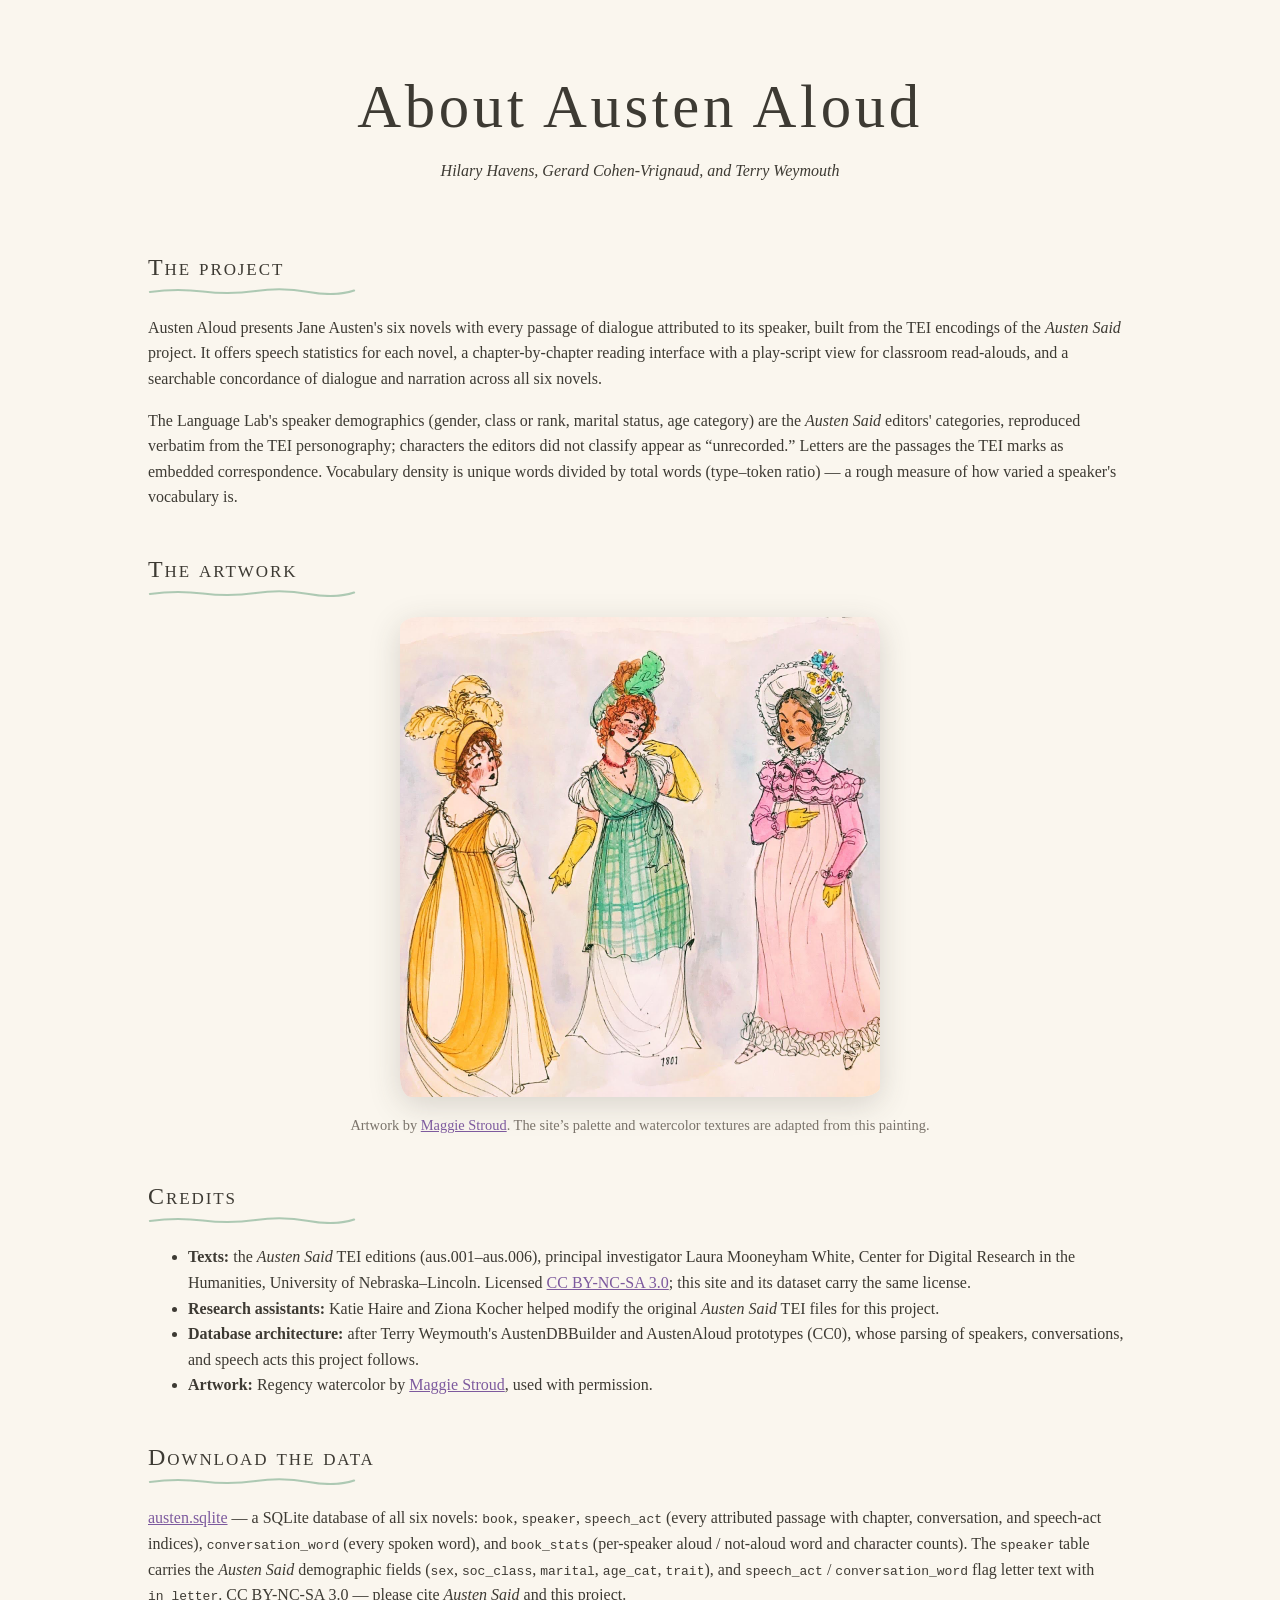
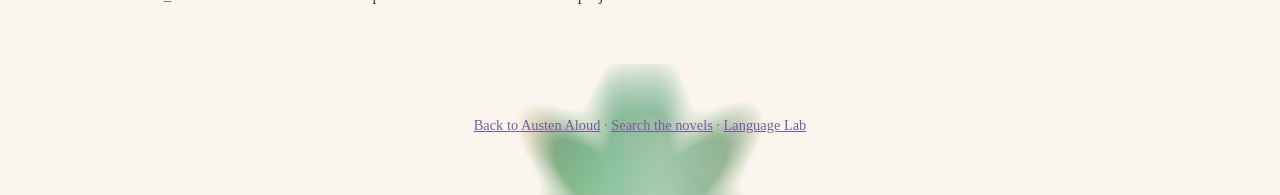
<file: site/about/index.html>
<!DOCTYPE html>
<html lang="en">
<head>
<meta charset="utf-8">
<meta name="viewport" content="width=device-width, initial-scale=1">
<title>About — Austen Aloud</title>
<link rel="icon" href="data:,">
<link rel="stylesheet" href="../css/style.css">
</head>
<body>
<div class="wrap">
  <header class="hero">
    <h1>About Austen Aloud</h1>
    <p class="byline">Hilary Havens, Gerard Cohen-Vrignaud, and Terry Weymouth</p>
  </header>

  <section>
    <h2>The project</h2>
    <p>Austen Aloud presents Jane Austen's six novels with every passage of
       dialogue attributed to its speaker, built from the TEI encodings of
       the <em>Austen Said</em> project. It offers speech statistics for
       each novel, a chapter-by-chapter reading interface with a
       play-script view for classroom read-alouds, and a searchable
       concordance of dialogue and narration across all six novels.</p>
    <p>The Language Lab's speaker demographics (gender, class or rank,
       marital status, age category) are the <em>Austen Said</em> editors'
       categories, reproduced verbatim from the TEI personography; characters
       the editors did not classify appear as &ldquo;unrecorded.&rdquo;
       Letters are the passages the TEI marks as embedded correspondence.
       Vocabulary density is unique words divided by total words
       (type&ndash;token ratio) &mdash; a rough measure of how varied a
       speaker's vocabulary is.</p>
  </section>

  <section>
    <h2>The artwork</h2>
    <figure class="artwork">
      <img src="../img/regency-trio.jpg"
           alt="Watercolor of three women in Regency dress of about 1801: one in a gold overdress and feathered bonnet, one in a green plaid gown with yellow gloves, one in a pink spencer jacket and white bonnet.">
      <figcaption>Artwork by <a href="https://maggiest.weebly.com/">Maggie
        Stroud</a>. The site&rsquo;s palette and watercolor textures are
        adapted from this painting.</figcaption>
    </figure>
  </section>

  <section>
    <h2>Credits</h2>
    <ul>
      <li><strong>Texts:</strong> the <em>Austen Said</em> TEI editions
        (aus.001–aus.006), principal investigator Laura Mooneyham White,
        Center for Digital Research in the Humanities, University of
        Nebraska–Lincoln. Licensed
        <a href="https://creativecommons.org/licenses/by-nc-sa/3.0/">CC BY-NC-SA 3.0</a>;
        this site and its dataset carry the same license.</li>
      <li><strong>Research assistants:</strong> Katie Haire and Ziona Kocher
        helped modify the original <em>Austen Said</em> TEI files for this
        project.</li>
      <li><strong>Database architecture:</strong> after Terry Weymouth's
        AustenDBBuilder and AustenAloud prototypes (CC0), whose parsing of
        speakers, conversations, and speech acts this project follows.</li>
      <li><strong>Artwork:</strong> Regency watercolor by
        <a href="https://maggiest.weebly.com/">Maggie Stroud</a>, used with
        permission.</li>
    </ul>
  </section>

  <section>
    <h2>Download the data</h2>
    <p><a href="../data/austen.sqlite" download>austen.sqlite</a> — a SQLite
       database of all six novels: <code>book</code>, <code>speaker</code>,
       <code>speech_act</code> (every attributed passage with chapter,
       conversation, and speech-act indices), <code>conversation_word</code>
       (every spoken word), and <code>book_stats</code> (per-speaker aloud /
       not-aloud word and character counts). The <code>speaker</code> table carries the
       <em>Austen Said</em> demographic fields (<code>sex</code>,
       <code>soc_class</code>, <code>marital</code>, <code>age_cat</code>,
       <code>trait</code>), and <code>speech_act</code> /
       <code>conversation_word</code> flag letter text with
       <code>in_letter</code>. CC BY-NC-SA 3.0 — please cite
       <em>Austen Said</em> and this project.</p>
  </section>

  <footer><p><a href="../">Back to Austen Aloud</a> · <a href="../search/">Search the novels</a> · <a href="../lab/">Language Lab</a></p></footer>
</div>
</body>
</html>
</file>
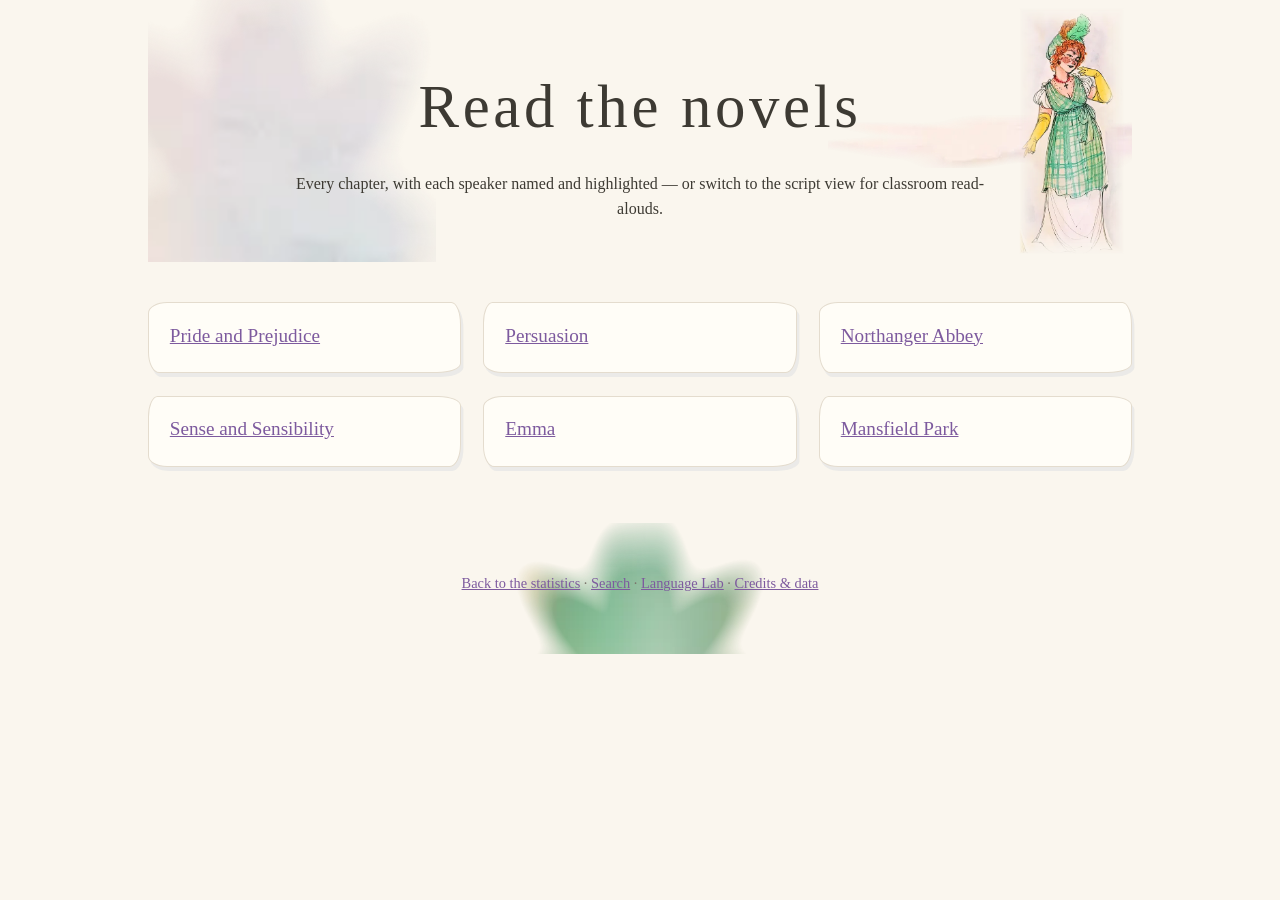
<file: site/novels/index.html>
<!DOCTYPE html>
<html lang="en">
<head>
<meta charset="utf-8">
<meta name="viewport" content="width=device-width, initial-scale=1">
<title>Read the novels — Austen Aloud</title>
<link rel="icon" href="data:,">
<link rel="stylesheet" href="../css/style.css">
</head>
<body>
<div class="wrap">
  <header class="hero wash-band has-figs">
    <img class="hero-fig right" src="../img/figures/plaid.webp" alt="">
    <h1>Read the novels</h1>
    <p>Every chapter, with each speaker named and highlighted — or switch to
       the script view for classroom read-alouds.</p>
  </header>
  <section>
    <div class="cards">
      <div class="card"><h3><a href="read.html?book=aus.001&ch=1">Pride and Prejudice</a></h3></div>
      <div class="card"><h3><a href="read.html?book=aus.002&ch=1">Persuasion</a></h3></div>
      <div class="card"><h3><a href="read.html?book=aus.003&ch=1">Northanger Abbey</a></h3></div>
      <div class="card"><h3><a href="read.html?book=aus.004&ch=1">Sense and Sensibility</a></h3></div>
      <div class="card"><h3><a href="read.html?book=aus.005&ch=1">Emma</a></h3></div>
      <div class="card"><h3><a href="read.html?book=aus.006&ch=1">Mansfield Park</a></h3></div>
    </div>
  </section>
  <footer><p><a href="../">Back to the statistics</a> · <a href="../search/">Search</a> · <a href="../lab/">Language Lab</a> · <a href="../about/">Credits &amp; data</a></p></footer>
</div>
</body>
</html>
</file>
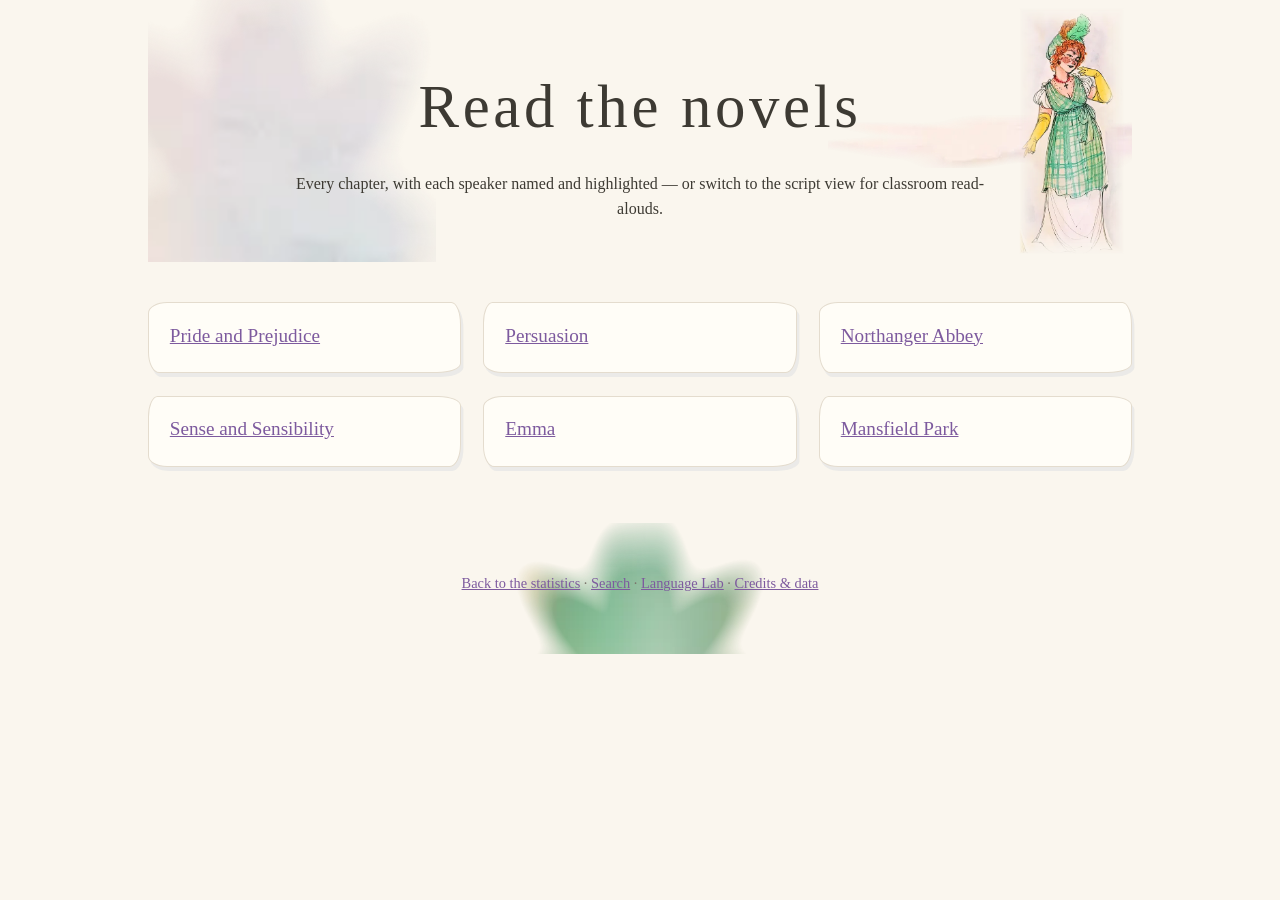
<file: site/novels/read.html>
<!DOCTYPE html>
<html lang="en">
<head>
<meta charset="utf-8">
<meta name="viewport" content="width=device-width, initial-scale=1">
<title>Reading — Austen Aloud</title>
<link rel="icon" href="data:,">
<link rel="stylesheet" href="../css/style.css">
</head>
<body>
<div class="wrap">
  <header class="reader-head">
    <p class="crumbs"><a href="../">Austen Aloud</a> · <a href="index.html">Novels</a></p>
    <h1 id="chapter-title">Loading…</h1>
    <p class="status" id="reader-status">Preparing the book — the database
       downloads once and is then cached by your browser.</p>
    <p id="reader-nav">
      <label>Chapter <select id="chapter-select" disabled></select></label>
      <button class="toggle" id="view-toggle" hidden>Script view</button>
      <a id="prev" hidden>&larr; Previous</a>
      <a id="next" hidden>Next &rarr;</a>
    </p>
  </header>
  <main id="chapter-body"></main>
  <footer><p><a href="index.html">All novels</a> · <a href="../search/">Search</a> · <a href="../lab/">Language Lab</a> · <a href="../about/">Credits &amp; data</a></p></footer>
</div>
<script src="../js/vendor/sql-wasm.js"></script>
<script src="../js/reader.js"></script>
</body>
</html>
</file>
<file: site/css/style.css>
/* Palette and textures adapted from Maggie Stroud's watercolor */
:root {
  --paper: #faf6ee;
  --ink: #3d3a33;
  --faded: #7a736a;
  --yellow: #e0a93f;
  --green: #6fa483;
  --pink: #d98ea6;
  --blue: #8fa5bd;
  --card: #fffdf7;
  --rule: #e4dcce;
  --blob-a: 1.2rem 0.6rem 1.5rem 0.7rem / 0.7rem 1.4rem 0.6rem 1.3rem;
  --blob-b: 0.6rem 1.4rem 0.7rem 1.2rem / 1.3rem 0.6rem 1.4rem 0.7rem;
}
* { box-sizing: border-box; }
body {
  margin: 0;
  background: var(--paper);
  color: var(--ink);
  font-family: "Iowan Old Style", "Palatino Linotype", Palatino, Georgia, serif;
  line-height: 1.6;
}
a { color: #7d5a9e; }
.wrap { max-width: 64rem; margin: 0 auto; padding: 0 1.25rem; }

/* Hero: typographic on a watercolor band */
header.hero { text-align: center; padding: 3rem 0 1.5rem; position: relative; }
.wash-band {
  background:
    url("../img/washes/mist.webp") no-repeat left -4rem top -3rem / 22rem auto,
    url("../img/washes/paper.webp") no-repeat right -5rem top 55% / 24rem auto;
}
header.hero h1 {
  font-size: clamp(2.4rem, 7vw, 3.8rem);
  font-weight: normal; letter-spacing: 0.06em; margin: 0.6rem 0 0.2rem;
}
header.hero .byline { font-style: italic; margin: 0; }
header.hero .art-credit { font-size: 0.85rem; color: var(--faded); }

section { margin: 2.5rem 0; }
h2 {
  font-weight: normal; letter-spacing: 0.08em; font-variant: small-caps;
  border-bottom: none; padding-bottom: 0.55rem;
  background: url('data:image/svg+xml;utf8,<svg xmlns="http://www.w3.org/2000/svg" width="220" height="8" viewBox="0 0 220 8"><path d="M2 5 Q 30 1 58 4.5 T 114 4 T 170 5 T 218 3.5" fill="none" stroke="%236fa483" stroke-width="2.2" stroke-linecap="round" opacity="0.55"/></svg>')
    no-repeat left bottom / 13rem 0.5rem;
}
.cards { display: grid; gap: 1.4rem; grid-template-columns: repeat(auto-fit, minmax(18rem, 1fr)); }
.card {
  background: var(--card); border: 1px solid var(--rule);
  border-radius: var(--blob-a); padding: 1.1rem 1.3rem;
  box-shadow: 0.15rem 0.25rem 0 rgba(143, 165, 189, 0.14);
}
.cards .card:nth-child(even) { border-radius: var(--blob-b); }
.card h3 { margin: 0 0 0.2rem; font-weight: normal; font-size: 1.2rem; }
.card .meta { color: var(--faded); font-size: 0.85rem; margin: 0 0 0.6rem; }
.chart-scroll { overflow-x: auto; }
svg text { font-family: inherit; fill: var(--ink); }

figure.artwork { margin: 0; text-align: center; }
figure.artwork img {
  max-width: min(30rem, 100%); height: auto;
  border-radius: var(--blob-a);
  box-shadow: 0 0.5rem 2rem rgba(61, 58, 51, 0.18);
}
figure.artwork figcaption { font-size: 0.9rem; color: var(--faded); margin-top: 0.6rem; }

footer {
  margin-top: 3.5rem; padding: 2.2rem 0 2.8rem;
  border-top: none;
  background: url("../img/washes/sage.webp?v=2") no-repeat center top / 16rem auto;
  font-size: 0.9rem; color: var(--faded); text-align: center;
}
select, button.toggle {
  font: inherit; padding: 0.3rem 0.7rem; border: 1px solid var(--rule);
  border-radius: var(--blob-b); background: var(--card); color: var(--ink);
}
button.toggle { cursor: pointer; }
.status { font-style: italic; color: var(--faded); }
.visually-hidden {
  position: absolute; width: 1px; height: 1px; margin: -1px;
  padding: 0; border: 0; clip-path: inset(50%);
  overflow: hidden; white-space: nowrap;
}

/* Reader */
.reader-head { padding-top: 1.5rem; }
.crumbs { font-size: 0.85rem; color: var(--faded); }
#chapter-body { max-width: 42rem; margin: 0 auto; }
#chapter-body .narration, #extract-body .narration { margin: 0 0 1rem; }
#chapter-body .speech, #extract-body .speech {
  margin: 0 0 1rem; padding-left: 0.8rem;
  border-left: 0.25rem solid var(--rule);
}
.speaker-tag {
  display: inline-block; font-size: 0.78rem; letter-spacing: 0.06em;
  font-variant: small-caps; color: var(--ink);
  border-bottom: 0.22rem solid var(--rule);
  margin-right: 0.35rem;
}
#reader-nav a { margin-left: 0.8rem; }

/* Standalone figures cut from the painting (wide screens only) */
.hero-fig {
  position: absolute; top: 0.5rem; height: calc(100% - 1rem); width: auto;
  display: none;
}
.hero-fig.left { left: 0.5rem; }
.hero-fig.right { right: 0.5rem; }
@media (min-width: 70rem) {
  .hero-fig { display: block; }
  header.hero.has-figs { padding-left: 9rem; padding-right: 9rem; }
}

/* Script view */
.cast ol { columns: 2; max-width: 30rem; }
.stage { font-style: italic; color: var(--faded); margin: 0 0 1rem; }
.line { margin: 0 0 1.1rem; }
.line .cast-name {
  display: block; font-variant: small-caps; letter-spacing: 0.1em;
  font-weight: bold;
}
.line p { margin: 0.1rem 0 0 1.2rem; }

/* Search */
.search-controls {
  display: flex; flex-wrap: wrap; gap: 0.8rem 1.2rem; align-items: center;
}
.search-controls input[type="search"] {
  font: inherit; padding: 0.3rem 0.7rem; border: 1px solid var(--rule);
  border-radius: var(--blob-a); background: var(--card); color: var(--ink);
  width: min(18rem, 100%);
}
ol.results { list-style: none; padding: 0; max-width: 42rem; }
.result { margin: 0 0 1.4rem; }
.result blockquote {
  margin: 0; padding: 0.1rem 0 0.1rem 0.8rem;
  border-left: 0.25rem solid var(--rule);
}
.result .meta { margin: 0.25rem 0 0; font-size: 0.85rem; color: var(--faded); }
mark {
  background: rgba(224, 169, 63, 0.35); color: inherit; padding: 0 0.1em;
}
#chapter-body .found {
  background: rgba(224, 169, 63, 0.22); border-radius: var(--blob-b);
}

@media print {
  .crumbs, #reader-nav, footer, .wash-band, .hero-fig { display: none !important; }
  body { background: #fff; color: #000; }
  .speaker-tag { background: none !important; color: #000; border: 1px solid #000; }
  .line { break-inside: avoid; }
  #chapter-body { max-width: none; }
  /* Backgrounds rarely print — keep highlights visible in ink. */
  mark { background: none; font-weight: bold; text-decoration: underline; }
  #chapter-body .found {
    /* !important: speech paragraphs carry inline speaker border-colors */
    background: none; border: 2px solid #000 !important;
    border-radius: 0; padding: 0.3rem 0.5rem;
  }
}

/* ---- Language Lab ---- */
.lab-panel {
  display: grid;
  gap: 0.8rem;
  grid-template-columns: repeat(auto-fit, minmax(15rem, 1fr));
  margin: 1rem 0;
}
.lab-group {
  border: 1px solid var(--rule);
  border-radius: 6px;
  padding: 0.5rem 0.8rem;
  background: var(--card);
}
.lab-group summary { font-weight: bold; cursor: pointer; }
.lab-group .options { max-height: 14rem; overflow-y: auto; margin-top: 0.4rem; }
.lab-group .options label { display: block; margin: 0.15rem 0; }
.lab-group fieldset { border: none; padding: 0; margin: 0 0 0.5rem; }
.lab-group legend { font-style: italic; color: var(--faded); }
.lab-group .who-mode { margin-top: 0.4rem; max-width: 100%; }
.tabs {
  display: flex;
  gap: 0.4rem;
  flex-wrap: wrap;
  border-bottom: 1px solid var(--rule);
  margin: 1rem 0 0.8rem;
}
.tabs button {
  border: 1px solid var(--rule);
  border-bottom: none;
  border-radius: 6px 6px 0 0;
  background: none;
  padding: 0.4rem 0.9rem;
  cursor: pointer;
  font: inherit;
}
.tabs button[aria-selected="true"] { background: var(--card); font-weight: bold; }
.lab-actions { margin: 0.6rem 0 1rem; display: flex; gap: 0.5rem; flex-wrap: wrap; align-items: center; }
.extract-ch { margin: 1.4rem 0 0.6rem; font-variant: small-caps; }
.lab-table { border-collapse: collapse; width: 100%; }
.lab-table th, .lab-table td {
  padding: 0.3rem 0.6rem;
  border-bottom: 1px solid var(--rule);
  text-align: right;
}
.lab-table th:first-child, .lab-table td:first-child,
.lab-table th:nth-child(2), .lab-table td:nth-child(2) { text-align: left; }
.cloud-box svg { width: 100%; height: auto; display: block; }
.compare-slots { display: grid; gap: 1rem; grid-template-columns: 1fr 1fr; }
.compare-slots .lab-panel { grid-template-columns: 1fr; }
.compare-cols { display: grid; gap: 1rem; grid-template-columns: 1fr 1fr; }
@media (max-width: 44rem) {
  .compare-slots, .compare-cols { grid-template-columns: 1fr; }
}
@media print {
  .lab-panel, .tabs, .lab-actions, #lab-status { display: none; }
}
</file>
